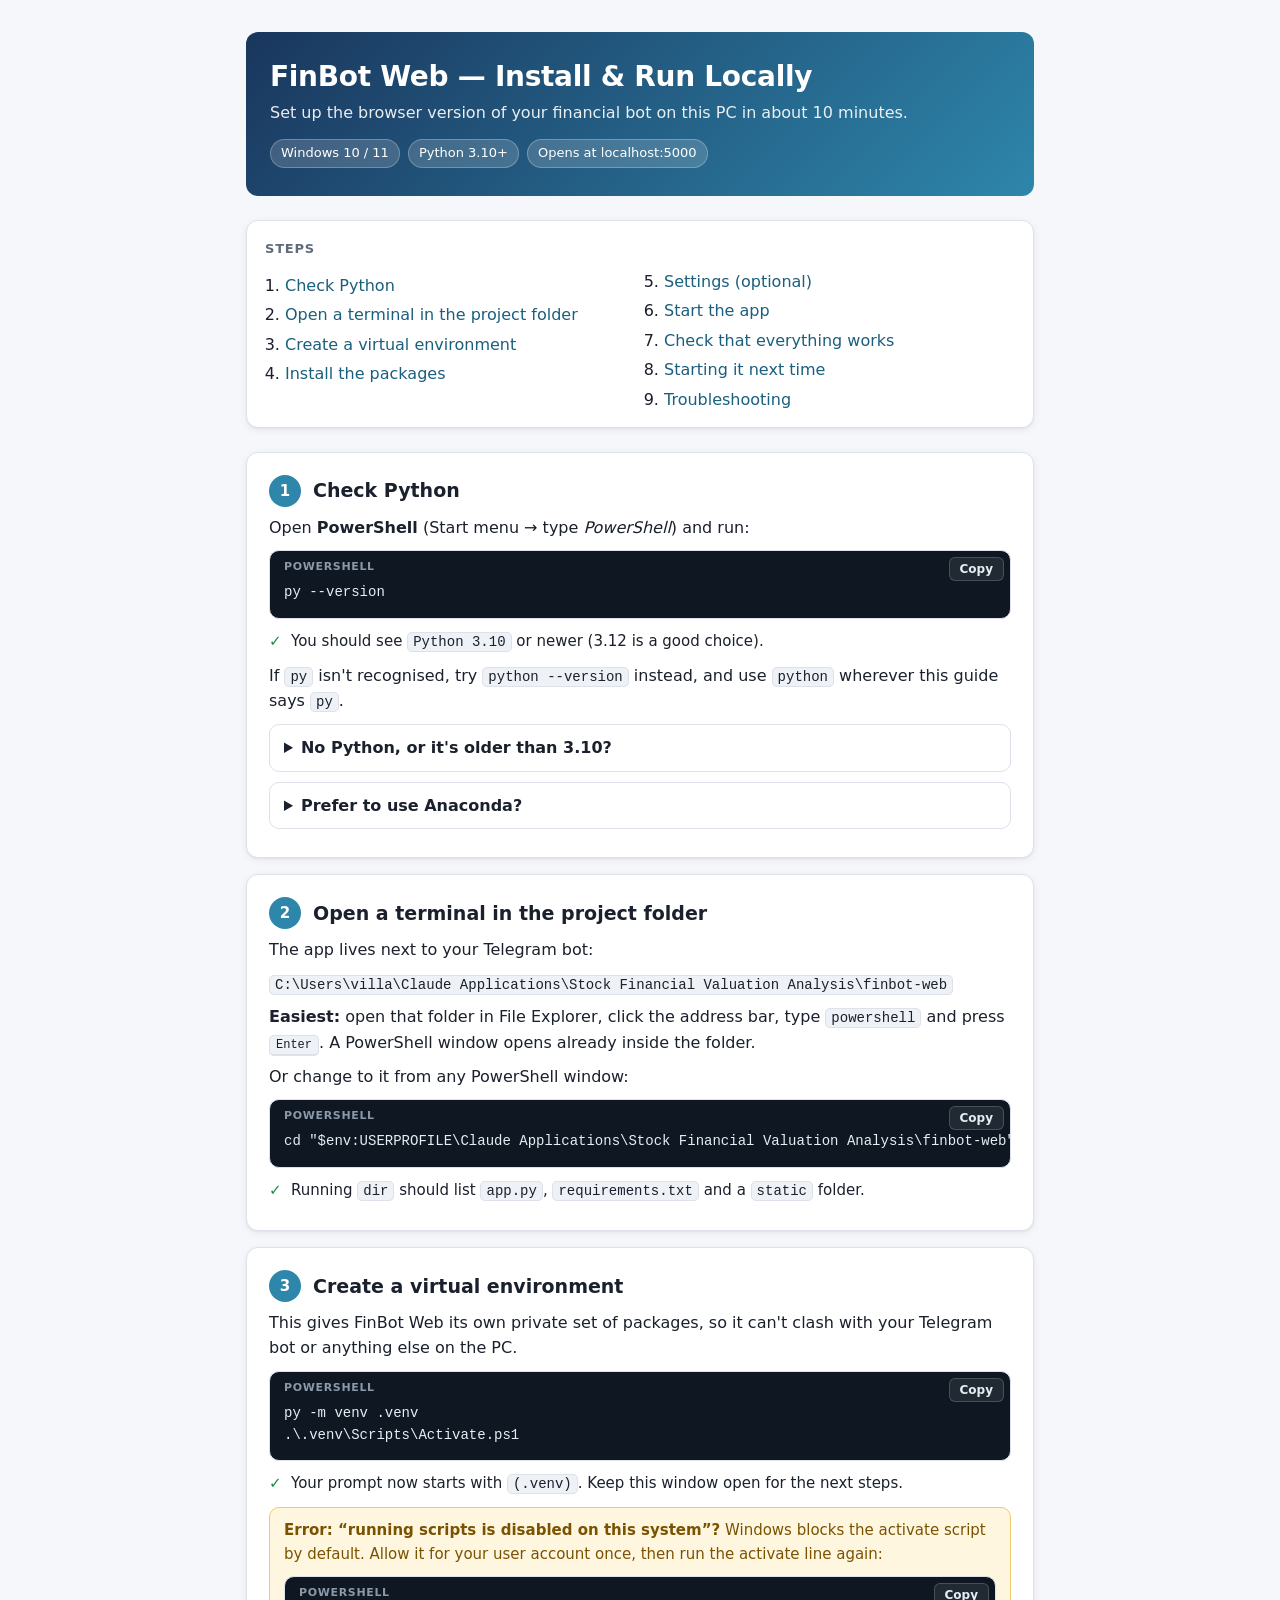
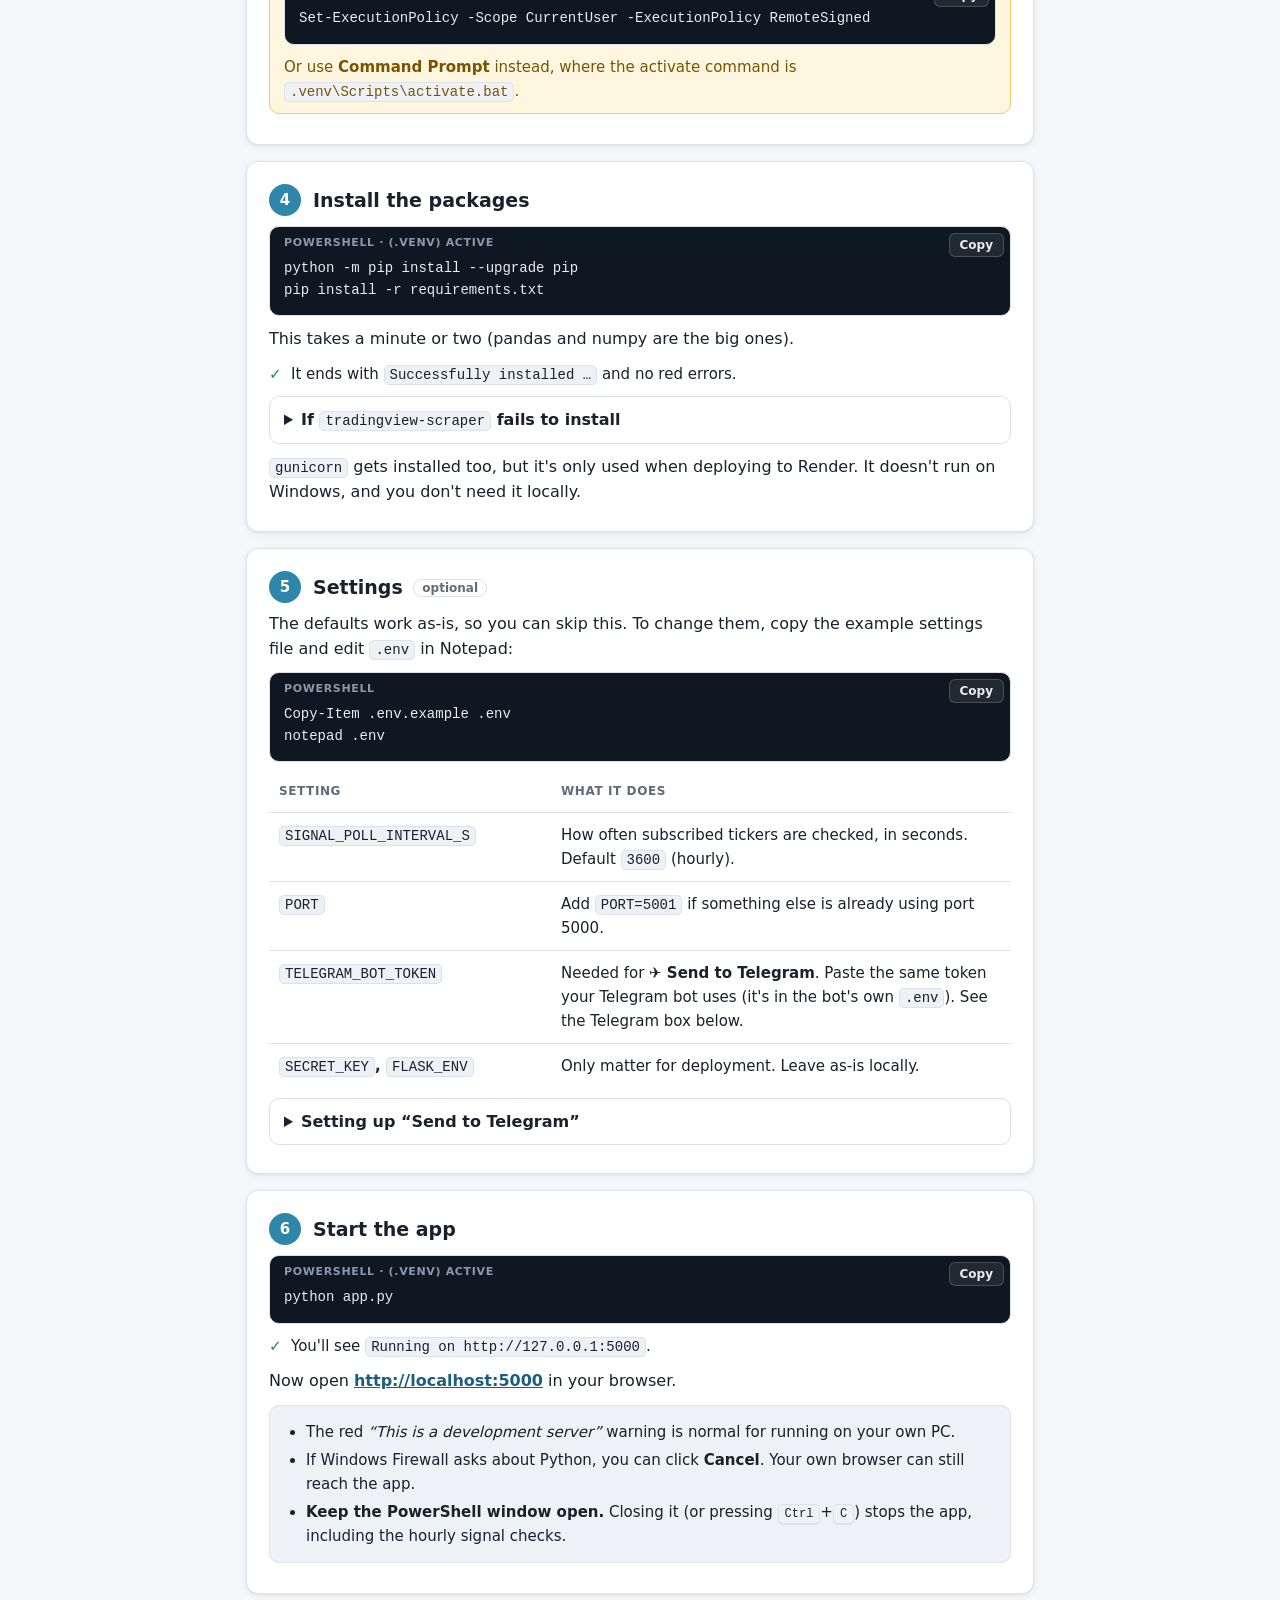
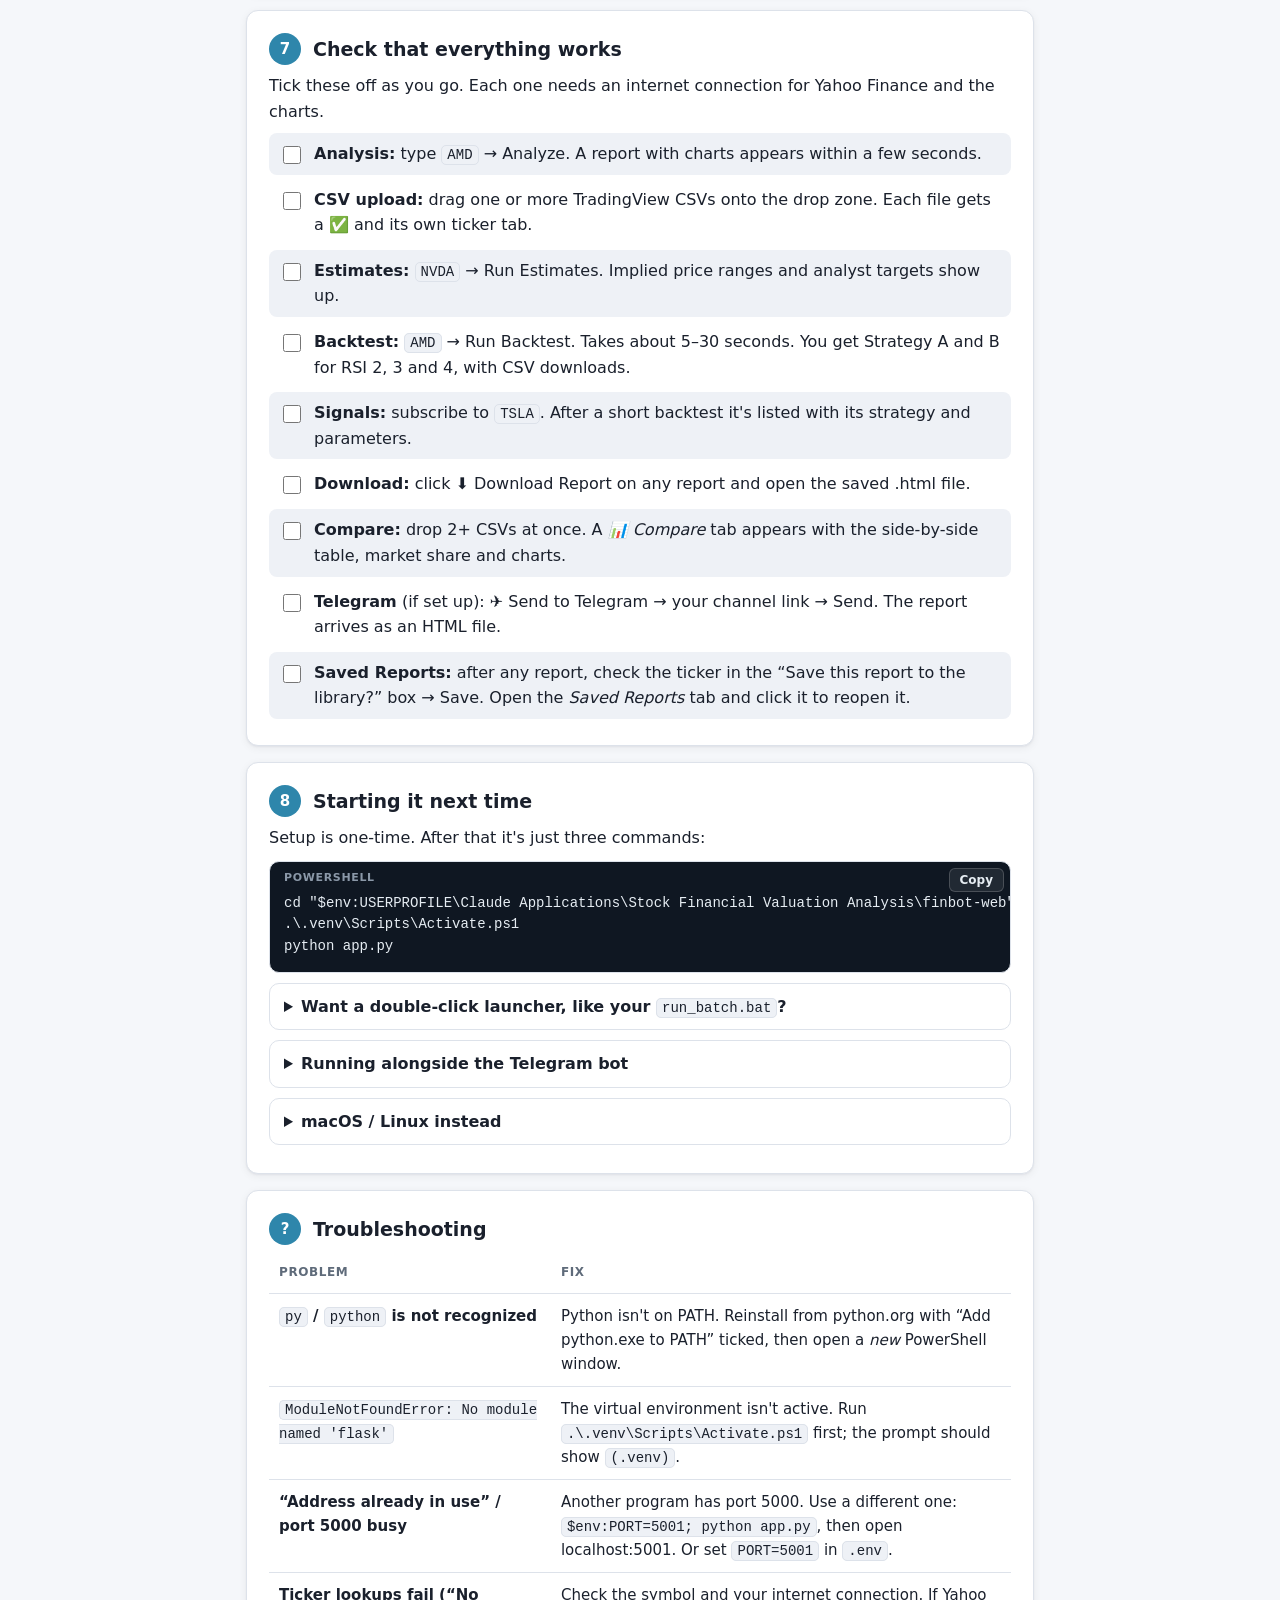
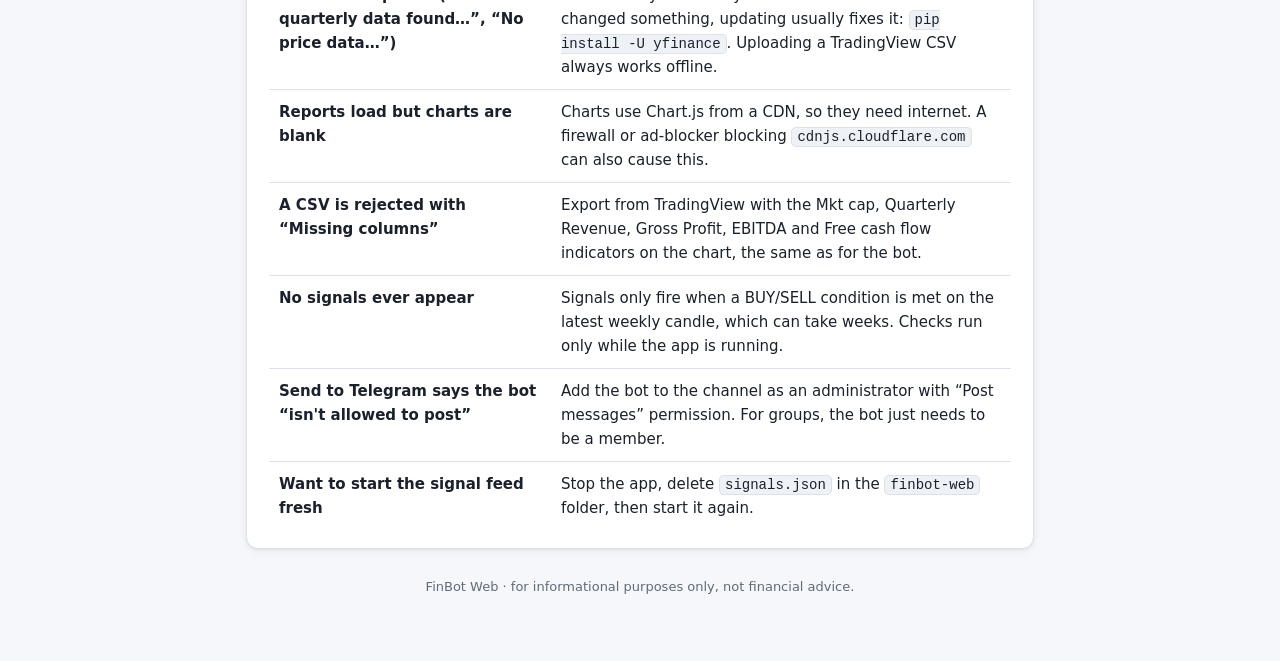
<file: INSTALL.html>
<!doctype html>
<html lang="en">
<head>
<meta charset="utf-8">
<meta name="viewport" content="width=device-width, initial-scale=1">
<title>FinBot Web — Local Install</title>
<style>
  :root {
    --bg: #f5f7fa; --surface: #ffffff; --surface-2: #eef1f6; --border: #dde2ea;
    --text: #1a202c; --muted: #5f6b7a; --accent: #2E86AB; --accent-ink: #1a5f7d;
    --ok: #1f8a4c; --warn-bg: #fff6e0; --warn-border: #f0c96b; --warn-ink: #7a5300;
    --code-bg: #0f1722; --code-ink: #e6edf3; --code-muted: #8b98a8;
    --radius: 12px; --shadow: 0 1px 2px rgba(16,24,40,.05), 0 2px 8px rgba(16,24,40,.06);
    color-scheme: light;
  }
  @media (prefers-color-scheme: dark) {
    :root:not([data-theme="light"]) {
      --bg: #0f1117; --surface: #171a22; --surface-2: #1f2430; --border: #2c3240;
      --text: #e5e9f0; --muted: #9aa4b2; --accent: #5ab0d6; --accent-ink: #8fcbe6;
      --ok: #45c47d; --warn-bg: #2d2513; --warn-border: #6b5520; --warn-ink: #f2d38a;
      --code-bg: #0a0d12; --code-ink: #e6edf3; --code-muted: #7d8898;
      --shadow: 0 1px 2px rgba(0,0,0,.4); color-scheme: dark;
    }
  }
  :root[data-theme="dark"] {
    --bg: #0f1117; --surface: #171a22; --surface-2: #1f2430; --border: #2c3240;
    --text: #e5e9f0; --muted: #9aa4b2; --accent: #5ab0d6; --accent-ink: #8fcbe6;
    --ok: #45c47d; --warn-bg: #2d2513; --warn-border: #6b5520; --warn-ink: #f2d38a;
    --code-bg: #0a0d12; --code-ink: #e6edf3; --code-muted: #7d8898;
    --shadow: 0 1px 2px rgba(0,0,0,.4); color-scheme: dark;
  }
  * { box-sizing: border-box; }
  html, body { margin: 0; }
  body {
    background: var(--bg); color: var(--text);
    font: 16px/1.6 -apple-system, BlinkMacSystemFont, "Segoe UI", system-ui, Roboto, sans-serif;
    -webkit-font-smoothing: antialiased;
  }
  .wrap { max-width: 820px; margin: 0 auto; padding: 32px 16px 64px; }
  header.hero {
    background: linear-gradient(135deg, #1a365d 0%, #2E86AB 100%); color: #fff;
    border-radius: var(--radius); padding: 28px 24px; margin-bottom: 24px;
  }
  .hero h1 { margin: 0 0 6px; font-size: 28px; line-height: 1.2; letter-spacing: -.3px; }
  .hero p { margin: 0; opacity: .9; }
  .hero .meta { margin-top: 14px; display: flex; flex-wrap: wrap; gap: 8px; }
  .pill { background: rgba(255,255,255,.16); border: 1px solid rgba(255,255,255,.25);
          padding: 3px 10px; border-radius: 999px; font-size: 13px; }

  nav.toc { background: var(--surface); border: 1px solid var(--border); border-radius: var(--radius);
            padding: 14px 18px; margin-bottom: 24px; box-shadow: var(--shadow); }
  nav.toc strong { font-size: 13px; text-transform: uppercase; letter-spacing: .06em; color: var(--muted); }
  nav.toc ol { margin: 8px 0 0; padding-left: 20px; columns: 2; column-gap: 28px; }
  @media (max-width: 560px) { nav.toc ol { columns: 1; } }
  nav.toc a { color: var(--accent-ink); text-decoration: none; }
  nav.toc a:hover { text-decoration: underline; }

  section.step { background: var(--surface); border: 1px solid var(--border); border-radius: var(--radius);
                 padding: 22px 22px 18px; margin-bottom: 16px; box-shadow: var(--shadow); scroll-margin-top: 12px; }
  .step-head { display: flex; align-items: center; gap: 12px; margin-bottom: 8px; }
  .num { flex: none; width: 32px; height: 32px; border-radius: 50%; background: var(--accent); color: #fff;
         display: grid; place-items: center; font-weight: 700; font-size: 15px; }
  .step-head h2 { margin: 0; font-size: 19px; line-height: 1.3; }
  .step-head .opt { font-size: 12px; font-weight: 600; color: var(--muted); border: 1px solid var(--border);
                    border-radius: 999px; padding: 1px 8px; margin-left: 4px; vertical-align: 2px; }
  section.step p, section.step li { color: var(--text); }
  .muted { color: var(--muted); }
  p { margin: 8px 0; }
  ul, ol { margin: 8px 0; padding-left: 22px; }
  li { margin: 4px 0; }
  kbd { font: 12px/1 Consolas, "Cascadia Mono", Menlo, monospace; border: 1px solid var(--border);
        border-bottom-width: 2px; border-radius: 5px; padding: 2px 6px; background: var(--surface-2); }
  code.inline { font: 14px Consolas, "Cascadia Mono", Menlo, monospace; background: var(--surface-2);
                border: 1px solid var(--border); border-radius: 5px; padding: 1px 5px; overflow-wrap: anywhere; }

  .code { position: relative; margin: 10px 0; border-radius: 10px; background: var(--code-bg);
          border: 1px solid var(--border); overflow: hidden; }
  .code .label { font: 600 11px/1 system-ui, sans-serif; letter-spacing: .06em; text-transform: uppercase;
                 color: var(--code-muted); padding: 10px 14px 0; }
  .code pre { margin: 0; padding: 10px 14px 14px; overflow-x: auto; color: var(--code-ink);
              font: 14px/1.55 Consolas, "Cascadia Mono", Menlo, monospace; tab-size: 2; }
  .code pre .c { color: var(--code-muted); }
  .copy { position: absolute; top: 6px; right: 6px; font: 600 12px system-ui, sans-serif; cursor: pointer;
          color: var(--code-ink); background: rgba(255,255,255,.08); border: 1px solid rgba(255,255,255,.18);
          border-radius: 6px; padding: 4px 10px; }
  .copy:hover { background: rgba(255,255,255,.16); }
  .copy.done { color: #7fe0a6; border-color: #3c8a5c; }

  .callout { border: 1px solid var(--warn-border); background: var(--warn-bg); color: var(--warn-ink);
             border-radius: 10px; padding: 10px 14px; margin: 12px 0; font-size: 15px; }
  .callout strong { color: inherit; }
  .callout.info { border-color: var(--border); background: var(--surface-2); color: var(--text); }

  .see { position: relative; padding-left: 22px; margin: 10px 0; font-size: 15px; overflow-wrap: anywhere; }
  .see::before { content: "✓"; position: absolute; left: 0; top: 0; color: var(--ok); font-weight: 700; }

  details { border: 1px solid var(--border); border-radius: 10px; padding: 0 14px; margin: 10px 0; background: var(--surface); }
  details[open] { padding-bottom: 10px; }
  summary { cursor: pointer; padding: 10px 0; font-weight: 600; }

  ul.checks { list-style: none; padding: 0; }
  ul.checks li { display: flex; gap: 10px; align-items: flex-start; padding: 8px 10px; border-radius: 8px; }
  ul.checks li:nth-child(odd) { background: var(--surface-2); }
  ul.checks input { margin-top: 5px; width: 18px; height: 18px; accent-color: var(--ok); flex: none; }
  ul.checks label { cursor: pointer; min-width: 0; overflow-wrap: anywhere; }
  ul.checks input:checked + label { color: var(--muted); text-decoration: line-through; }

  table { width: 100%; border-collapse: collapse; font-size: 15px; }
  th, td { text-align: left; vertical-align: top; padding: 10px 10px; border-bottom: 1px solid var(--border); }
  th { font-size: 12px; text-transform: uppercase; letter-spacing: .05em; color: var(--muted); }
  tr:last-child td { border-bottom: none; }
  td:first-child { font-weight: 600; width: 38%; }
  @media (max-width: 560px) {
    table, tbody, tr, td { display: block; width: 100% !important; }
    thead { display: none; }
    tr { border-bottom: 1px solid var(--border); padding: 6px 0; }
    td { border: none; padding: 4px 0; }
  }
  footer { color: var(--muted); font-size: 13px; text-align: center; margin-top: 28px; }
  a { color: var(--accent-ink); }
</style>
</head>
<body>
<div class="wrap">

<header class="hero">
  <h1>FinBot Web — Install &amp; Run Locally</h1>
  <p>Set up the browser version of your financial bot on this PC in about 10 minutes.</p>
  <div class="meta">
    <span class="pill">Windows 10 / 11</span>
    <span class="pill">Python 3.10+</span>
    <span class="pill">Opens at localhost:5000</span>
  </div>
</header>

<nav class="toc" aria-label="Steps">
  <strong>Steps</strong>
  <ol>
    <li><a href="#s1">Check Python</a></li>
    <li><a href="#s2">Open a terminal in the project folder</a></li>
    <li><a href="#s3">Create a virtual environment</a></li>
    <li><a href="#s4">Install the packages</a></li>
    <li><a href="#s5">Settings (optional)</a></li>
    <li><a href="#s6">Start the app</a></li>
    <li><a href="#s7">Check that everything works</a></li>
    <li><a href="#s8">Starting it next time</a></li>
    <li><a href="#trouble">Troubleshooting</a></li>
  </ol>
</nav>

<!-- 1 -->
<section class="step" id="s1">
  <div class="step-head"><div class="num">1</div><h2>Check Python</h2></div>
  <p>Open <strong>PowerShell</strong> (Start menu → type <em>PowerShell</em>) and run:</p>
  <div class="code"><div class="label">PowerShell</div><button class="copy">Copy</button><pre>py --version</pre></div>
  <div class="see">You should see <code class="inline">Python 3.10</code> or newer (3.12 is a good choice).</div>
  <p class="muted">If <code class="inline">py</code> isn't recognised, try <code class="inline">python --version</code> instead, and use <code class="inline">python</code> wherever this guide says <code class="inline">py</code>.</p>
  <details>
    <summary>No Python, or it's older than 3.10?</summary>
    <ol>
      <li>Download the Windows installer from <a href="https://www.python.org/downloads/" target="_blank" rel="noopener">python.org/downloads</a>.</li>
      <li>On the first screen, tick <strong>“Add python.exe to PATH”</strong>, then click <strong>Install Now</strong>.</li>
      <li>Close and reopen PowerShell, then run <code class="inline">py --version</code> again.</li>
    </ol>
  </details>
  <details>
    <summary>Prefer to use Anaconda?</summary>
    <p>That works too. In <strong>Anaconda Prompt</strong>, create and activate an environment, then skip Step 3:</p>
    <div class="code"><div class="label">Anaconda Prompt</div><button class="copy">Copy</button><pre>conda create -n finbot python=3.12 -y
conda activate finbot</pre></div>
  </details>
</section>

<!-- 2 -->
<section class="step" id="s2">
  <div class="step-head"><div class="num">2</div><h2>Open a terminal in the project folder</h2></div>
  <p>The app lives next to your Telegram bot:</p>
  <p><code class="inline">C:\Users\villa\Claude Applications\Stock Financial Valuation Analysis\finbot-web</code></p>
  <p><strong>Easiest:</strong> open that folder in File Explorer, click the address bar, type <code class="inline">powershell</code> and press <kbd>Enter</kbd>. A PowerShell window opens already inside the folder.</p>
  <p>Or change to it from any PowerShell window:</p>
  <div class="code"><div class="label">PowerShell</div><button class="copy">Copy</button><pre>cd "$env:USERPROFILE\Claude Applications\Stock Financial Valuation Analysis\finbot-web"</pre></div>
  <div class="see">Running <code class="inline">dir</code> should list <code class="inline">app.py</code>, <code class="inline">requirements.txt</code> and a <code class="inline">static</code> folder.</div>
</section>

<!-- 3 -->
<section class="step" id="s3">
  <div class="step-head"><div class="num">3</div><h2>Create a virtual environment</h2></div>
  <p>This gives FinBot Web its own private set of packages, so it can't clash with your Telegram bot or anything else on the PC.</p>
  <div class="code"><div class="label">PowerShell</div><button class="copy">Copy</button><pre>py -m venv .venv
.\.venv\Scripts\Activate.ps1</pre></div>
  <div class="see">Your prompt now starts with <code class="inline">(.venv)</code>. Keep this window open for the next steps.</div>
  <div class="callout"><strong>Error: “running scripts is disabled on this system”?</strong> Windows blocks the activate script by default. Allow it for your user account once, then run the activate line again:
    <div class="code"><div class="label">PowerShell</div><button class="copy">Copy</button><pre>Set-ExecutionPolicy -Scope CurrentUser -ExecutionPolicy RemoteSigned</pre></div>
    Or use <strong>Command Prompt</strong> instead, where the activate command is <code class="inline">.venv\Scripts\activate.bat</code>.
  </div>
</section>

<!-- 4 -->
<section class="step" id="s4">
  <div class="step-head"><div class="num">4</div><h2>Install the packages</h2></div>
  <div class="code"><div class="label">PowerShell · (.venv) active</div><button class="copy">Copy</button><pre>python -m pip install --upgrade pip
pip install -r requirements.txt</pre></div>
  <p class="muted">This takes a minute or two (pandas and numpy are the big ones).</p>
  <div class="see">It ends with <code class="inline">Successfully installed …</code> and no red errors.</div>
  <details>
    <summary>If <code class="inline">tradingview-scraper</code> fails to install</summary>
    <p>It's optional. It only adds next-quarter estimates to reports built from a typed ticker, and the app runs fine without it. Install everything else with:</p>
    <div class="code"><div class="label">PowerShell · (.venv) active</div><button class="copy">Copy</button><pre>pip install flask pandas numpy yfinance requests python-dotenv</pre></div>
  </details>
  <p class="muted"><code class="inline">gunicorn</code> gets installed too, but it's only used when deploying to Render. It doesn't run on Windows, and you don't need it locally.</p>
</section>

<!-- 5 -->
<section class="step" id="s5">
  <div class="step-head"><div class="num">5</div><h2>Settings <span class="opt">optional</span></h2></div>
  <p>The defaults work as-is, so you can skip this. To change them, copy the example settings file and edit <code class="inline">.env</code> in Notepad:</p>
  <div class="code"><div class="label">PowerShell</div><button class="copy">Copy</button><pre>Copy-Item .env.example .env
notepad .env</pre></div>
  <table>
    <thead><tr><th>Setting</th><th>What it does</th></tr></thead>
    <tbody>
      <tr><td><code class="inline">SIGNAL_POLL_INTERVAL_S</code></td><td>How often subscribed tickers are checked, in seconds. Default <code class="inline">3600</code> (hourly).</td></tr>
      <tr><td><code class="inline">PORT</code></td><td>Add <code class="inline">PORT=5001</code> if something else is already using port 5000.</td></tr>
      <tr><td><code class="inline">TELEGRAM_BOT_TOKEN</code></td><td>Needed for <strong>✈ Send to Telegram</strong>. Paste the same token your Telegram bot uses (it's in the bot's own <code class="inline">.env</code>). See the Telegram box below.</td></tr>
      <tr><td><code class="inline">SECRET_KEY</code>, <code class="inline">FLASK_ENV</code></td><td>Only matter for deployment. Leave as-is locally.</td></tr>
    </tbody>
  </table>
  <details>
    <summary>Setting up “Send to Telegram”</summary>
    <ol>
      <li>Copy the <code class="inline">TELEGRAM_BOT_TOKEN=…</code> line from your Telegram bot's <code class="inline">.env</code> into this folder's <code class="inline">.env</code>.</li>
      <li>In Telegram, open your channel → <strong>Administrators</strong> → <strong>Add Admin</strong> → pick your bot and allow <strong>Post messages</strong>.</li>
      <li>Restart the app. In the Analysis tab, open a report, click <strong>✈ Send to Telegram</strong>, enter <code class="inline">https://t.me/yourchannel</code> and click Send. Channels you've sent to are remembered.</li>
    </ol>
    <p class="muted">Private invite links (<code class="inline">t.me/+…</code>) don't work for bots. For a private channel, use its numeric ID, which starts with <code class="inline">-100</code>.</p>
  </details>
</section>

<!-- 6 -->
<section class="step" id="s6">
  <div class="step-head"><div class="num">6</div><h2>Start the app</h2></div>
  <div class="code"><div class="label">PowerShell · (.venv) active</div><button class="copy">Copy</button><pre>python app.py</pre></div>
  <div class="see">You'll see <code class="inline">Running on http://127.0.0.1:5000</code>.</div>
  <p>Now open <a href="http://localhost:5000" target="_blank" rel="noopener"><strong>http://localhost:5000</strong></a> in your browser.</p>
  <div class="callout info">
    <ul style="margin:0">
      <li>The red <em>“This is a development server”</em> warning is normal for running on your own PC.</li>
      <li>If Windows Firewall asks about Python, you can click <strong>Cancel</strong>. Your own browser can still reach the app.</li>
      <li><strong>Keep the PowerShell window open.</strong> Closing it (or pressing <kbd>Ctrl</kbd>+<kbd>C</kbd>) stops the app, including the hourly signal checks.</li>
    </ul>
  </div>
</section>

<!-- 7 -->
<section class="step" id="s7">
  <div class="step-head"><div class="num">7</div><h2>Check that everything works</h2></div>
  <p class="muted">Tick these off as you go. Each one needs an internet connection for Yahoo Finance and the charts.</p>
  <ul class="checks" id="checks">
    <li><input type="checkbox" id="c1"><label for="c1"><strong>Analysis:</strong> type <code class="inline">AMD</code> → Analyze. A report with charts appears within a few seconds.</label></li>
    <li><input type="checkbox" id="c2"><label for="c2"><strong>CSV upload:</strong> drag one or more TradingView CSVs onto the drop zone. Each file gets a ✅ and its own ticker tab.</label></li>
    <li><input type="checkbox" id="c3"><label for="c3"><strong>Estimates:</strong> <code class="inline">NVDA</code> → Run Estimates. Implied price ranges and analyst targets show up.</label></li>
    <li><input type="checkbox" id="c4"><label for="c4"><strong>Backtest:</strong> <code class="inline">AMD</code> → Run Backtest. Takes about 5–30 seconds. You get Strategy A and B for RSI 2, 3 and 4, with CSV downloads.</label></li>
    <li><input type="checkbox" id="c5"><label for="c5"><strong>Signals:</strong> subscribe to <code class="inline">TSLA</code>. After a short backtest it's listed with its strategy and parameters.</label></li>
    <li><input type="checkbox" id="c6"><label for="c6"><strong>Download:</strong> click ⬇ Download Report on any report and open the saved .html file.</label></li>
    <li><input type="checkbox" id="c7"><label for="c7"><strong>Compare:</strong> drop 2+ CSVs at once. A <em>📊 Compare</em> tab appears with the side-by-side table, market share and charts.</label></li>
    <li><input type="checkbox" id="c8"><label for="c8"><strong>Telegram</strong> (if set up): ✈ Send to Telegram → your channel link → Send. The report arrives as an HTML file.</label></li>
    <li><input type="checkbox" id="c9"><label for="c9"><strong>Saved Reports:</strong> after any report, check the ticker in the “Save this report to the library?” box → Save. Open the <em>Saved Reports</em> tab and click it to reopen it.</label></li>
  </ul>
</section>

<!-- 8 -->
<section class="step" id="s8">
  <div class="step-head"><div class="num">8</div><h2>Starting it next time</h2></div>
  <p>Setup is one-time. After that it's just three commands:</p>
  <div class="code"><div class="label">PowerShell</div><button class="copy">Copy</button><pre>cd "$env:USERPROFILE\Claude Applications\Stock Financial Valuation Analysis\finbot-web"
.\.venv\Scripts\Activate.ps1
python app.py</pre></div>
  <details>
    <summary>Want a double-click launcher, like your <code class="inline">run_batch.bat</code>?</summary>
    <p>Save this as <code class="inline">run_finbot.bat</code> inside the <code class="inline">finbot-web</code> folder. Double-clicking it sets everything up the first time, starts the app, and opens your browser.</p>
    <div class="code"><div class="label">run_finbot.bat</div><button class="copy">Copy</button><pre>@echo off
cd /d "%~dp0"
if not exist ".venv\Scripts\python.exe" (
  echo First run: creating virtual environment and installing packages...
  py -m venv .venv || python -m venv .venv
  ".venv\Scripts\python.exe" -m pip install --upgrade pip
  ".venv\Scripts\python.exe" -m pip install -r requirements.txt
)
<span class="c">rem open the browser a few seconds after the server starts</span>
start "" cmd /c "timeout /t 4 >nul & start http://localhost:5000"
".venv\Scripts\python.exe" app.py
pause</pre></div>
  </details>
  <details>
    <summary>Running alongside the Telegram bot</summary>
    <p>They're fully independent and can run at the same time, each in its own window. The bot keeps its watchers in <code class="inline">notifications.json</code>. The web app keeps subscriptions and the signal feed in <code class="inline">finbot-web\signals.json</code>, which is created automatically.</p>
  </details>
  <details>
    <summary>macOS / Linux instead</summary>
    <div class="code"><div class="label">Terminal</div><button class="copy">Copy</button><pre>cd path/to/finbot-web
python3 -m venv .venv
source .venv/bin/activate
pip install -r requirements.txt
python app.py</pre></div>
    <p class="muted">On macOS, port 5000 is often taken by AirPlay Receiver. If so, run <code class="inline">PORT=5001 python app.py</code> and open localhost:5001.</p>
  </details>
</section>

<!-- Troubleshooting -->
<section class="step" id="trouble">
  <div class="step-head"><div class="num">?</div><h2>Troubleshooting</h2></div>
  <table>
    <thead><tr><th>Problem</th><th>Fix</th></tr></thead>
    <tbody>
      <tr><td><code class="inline">py</code> / <code class="inline">python</code> is not recognized</td>
          <td>Python isn't on PATH. Reinstall from python.org with “Add python.exe to PATH” ticked, then open a <em>new</em> PowerShell window.</td></tr>
      <tr><td><code class="inline">ModuleNotFoundError: No module named 'flask'</code></td>
          <td>The virtual environment isn't active. Run <code class="inline">.\.venv\Scripts\Activate.ps1</code> first; the prompt should show <code class="inline">(.venv)</code>.</td></tr>
      <tr><td>“Address already in use” / port 5000 busy</td>
          <td>Another program has port 5000. Use a different one: <code class="inline">$env:PORT=5001; python app.py</code>, then open localhost:5001. Or set <code class="inline">PORT=5001</code> in <code class="inline">.env</code>.</td></tr>
      <tr><td>Ticker lookups fail (“No quarterly data found…”, “No price data…”)</td>
          <td>Check the symbol and your internet connection. If Yahoo changed something, updating usually fixes it: <code class="inline">pip install -U yfinance</code>. Uploading a TradingView CSV always works offline.</td></tr>
      <tr><td>Reports load but charts are blank</td>
          <td>Charts use Chart.js from a CDN, so they need internet. A firewall or ad-blocker blocking <code class="inline">cdnjs.cloudflare.com</code> can also cause this.</td></tr>
      <tr><td>A CSV is rejected with “Missing columns”</td>
          <td>Export from TradingView with the Mkt cap, Quarterly Revenue, Gross Profit, EBITDA and Free cash flow indicators on the chart, the same as for the bot.</td></tr>
      <tr><td>No signals ever appear</td>
          <td>Signals only fire when a BUY/SELL condition is met on the latest weekly candle, which can take weeks. Checks run only while the app is running.</td></tr>
      <tr><td>Send to Telegram says the bot “isn't allowed to post”</td>
          <td>Add the bot to the channel as an administrator with “Post messages” permission. For groups, the bot just needs to be a member.</td></tr>
      <tr><td>Want to start the signal feed fresh</td>
          <td>Stop the app, delete <code class="inline">signals.json</code> in the <code class="inline">finbot-web</code> folder, then start it again.</td></tr>
    </tbody>
  </table>
</section>

<footer>FinBot Web · for informational purposes only, not financial advice.</footer>
</div>

<script>
  // Copy buttons
  document.querySelectorAll(".code").forEach(function (block) {
    var btn = block.querySelector(".copy");
    if (!btn) return;
    btn.addEventListener("click", function () {
      var text = block.querySelector("pre").innerText.replace(/\u00a0/g, " ").replace(/\s+$/, "");
      var done = function () {
        btn.textContent = "Copied"; btn.classList.add("done");
        setTimeout(function () { btn.textContent = "Copy"; btn.classList.remove("done"); }, 1400);
      };
      if (navigator.clipboard && window.isSecureContext) {
        navigator.clipboard.writeText(text).then(done, fallback);
      } else { fallback(); }
      function fallback() {
        var ta = document.createElement("textarea");
        ta.value = text; ta.style.position = "fixed"; ta.style.opacity = "0";
        document.body.appendChild(ta); ta.select();
        try { document.execCommand("copy"); done(); } catch (e) {}
        ta.remove();
      }
    });
  });

  // Remember checklist ticks in this browser (optional convenience)
  var KEY = "finbot-install-checks";
  var saved = {};
  try { saved = JSON.parse(localStorage.getItem(KEY) || "{}") || {}; } catch (e) {}
  document.querySelectorAll("#checks input").forEach(function (cb) {
    cb.checked = !!saved[cb.id];
    cb.addEventListener("change", function () {
      saved[cb.id] = cb.checked;
      try { localStorage.setItem(KEY, JSON.stringify(saved)); } catch (e) {}
    });
  });
</script>
</body>
</html>
</file>
